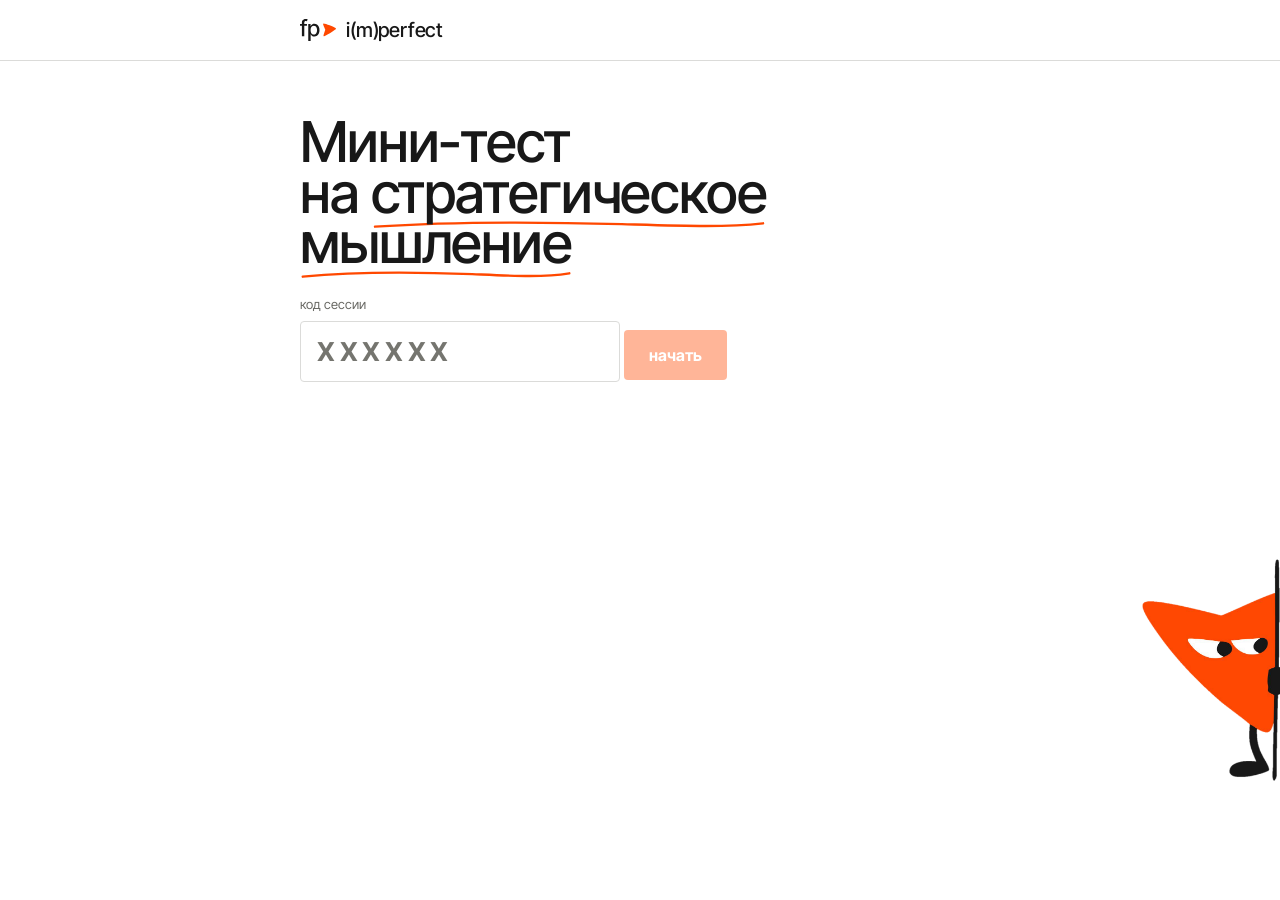
<file: index.html>
<!doctype html>
<html lang="ru">
<head>
<meta charset="utf-8" />
<meta name="viewport" content="width=device-width, initial-scale=1, viewport-fit=cover" />
<script>
/* Тест переехал на test.fproof.tech. Старый адрес ведёт туда же, кроме ссылок
   на результаты (?r=): их, выданные до переезда, по-прежнему открывает Apps Script. */
if (/github\.io$/.test(location.hostname) && !new URLSearchParams(location.search).has('r')) {
  location.replace('https://test.fproof.tech' + location.pathname.replace(/^\/bazovy-test/, '') + location.search);
}
</script>
<title>Мини-тест на стратегическое мышление</title>
<meta name="description" content="Базовый тест: новость о крупной компании, 6 веток комментариев под ней и 3 своих коротких комментария." />

<link rel="preconnect" href="https://fonts.googleapis.com" />
<link rel="preconnect" href="https://fonts.gstatic.com" crossorigin />
<!-- Шрифт грузим не блокируя разбор: media="print" + onload. Тот же приём, что на платформе. -->
<link rel="stylesheet" href="https://fonts.googleapis.com/css2?family=Inter+Tight:wght@400;500;600;700&display=block" />

<link rel="stylesheet" href="css/app.css?v=20261102-1929" />
<link rel="stylesheet" href="css/brand.css?v=20261102-1929" />
</head>
<body>

<header class="hdr">
  <div class="frame hdr-in">
    <span class="logo"><img class="logo-fp" src="assets/fp.svg" alt="fp" /><span class="logo-prod">i(m)perfect</span></span>
    
  </div>
</header>

<!-- прогресс: виден только внутри ситуаций -->
<div class="progress hidden" id="progress">
  <div class="frame progress-in">
    <span class="progress-num" id="progressNum">1 / 6</span>
    <span class="progress-seg" id="progressSeg"></span>
  </div>
</div>

<main>

<!-- 1. вход -->
<section class="frame enter" id="screenEnter">
  <img class="peter" src="assets/peter.png" alt="" aria-hidden="true" />
  <h1 class="hero-h">Мини-тест<br />на <span class="pen">стратегическое мышление</span></h1>

  <form id="enterForm" autocomplete="off">
    <p class="kicker" style="margin-bottom:8px"><label for="codeInput">Код сессии</label></p>
    <input class="code-in" id="codeInput" name="code" maxlength="6" inputmode="latin"
           autocapitalize="characters" spellcheck="false" placeholder="XXXXXX" style="margin-bottom:20px" />
    <button class="btn btn-primary" id="enterBtn" type="submit" disabled>Начать</button>
  </form>

  <p class="err hidden" id="enterErr" role="alert"></p>

  <p class="util hidden" id="againBox" style="margin-top:24px">
    Вы уже проходили тест на этом устройстве — <a href="#" id="againLink">открыть свою карту</a>.
  </p>
</section>

<!-- 2. как отвечать -->
<section class="frame enter hidden" id="screenIntro">
  <img class="peter" src="assets/peter.png" alt="" aria-hidden="true" />
  <h1 class="hero-h">Мини-тест<br />на стратегическое мышление</h1>
  <div class="read">
    <!-- Вводная приходит из файла кейса (одна на все кейсы, правится в спеке). -->
    <div id="introText"></div>
  </div>

  <!-- Только в именной сессии. Обычные прогоны анонимны, поле скрыто. -->
  <div class="hidden" id="nameBox" style="margin:24px 0">
    <p class="kicker" style="margin-bottom:8px"><label for="nameInput">Как вас зовут</label></p>
    <input class="op-field" id="nameInput" maxlength="120" autocomplete="name"
           placeholder="Имя" />
  </div>

  <button class="btn btn-primary" id="introBtn" type="button">Начать</button>
</section>

<!-- 3. новость: карточка, комментарии, при необходимости — свободный вопрос -->
<section class="frame situation hidden" id="screenA">
  <!-- Новость — карточкой, как пост в канале: шапка, заголовок, текст абзацами.
       Коды способностей участнику не показываем: так заданы правила. -->
  <!-- Новость одна на весь кейс. На первой ветке открыта, дальше свёрнута,
       но под рукой: к ней возвращаются, когда спорят о фактах. -->
  <details class="news-fold" id="aNews">
    <summary class="kicker" id="aNewsSum">Новость</summary>
    <article class="news">
      <h2 class="news-title" id="aTitle"></h2>
      <div class="news-body" id="aCase"></div>
    </article>
  </details>

  <p class="kicker news-label" id="aFactor">Ветка комментариев 1 из 6</p>
  <p class="opener read" id="aOpener"></p>

  <!-- Сюда переезжает свой комментарий, если по кейсу он пишется до расстановки. -->
  <div id="aFreeBefore"></div>

  <div id="aRank">
    <h2 class="question read" id="aQuestion"></h2>
    <p class="hint util read" id="aHint">Повторное нажатие снимает номер.</p>
    <ul class="opts" id="aOptions"></ul>
  </div>

  <div id="aFreeAfter"></div>

  <!-- Свободный вопрос живёт на том же экране, что и расстановка: человек
       остаётся в ситуации, которую только что читал, новый кейс не открывается. -->
  <div class="free hidden read" id="aFree">
    <img class="peter-think" src="assets/peter-think.png" alt="" aria-hidden="true" />
    <p class="kicker" id="aFreeKicker">Ваш комментарий</p>
    <p class="question" id="aFreeQ"></p>
    <label class="kicker" for="aFreeText" style="display:block;margin:16px 0 8px">Ваш ответ</label>
    <textarea class="answer answer-short" id="aFreeText" placeholder="Пишите здесь." spellcheck="true"></textarea>
    <div class="count-row">
      <span class="count" id="aFreeCount"><b>0</b> слов</span>
      <span class="util" id="aFreeTarget"></span>
    </div>
  </div>

  <div class="nav-row">
    <button class="btn btn-ghost btn-sm" id="aBack" type="button">Назад</button>
    <button class="btn btn-primary" id="aNext" type="button" disabled>Дальше</button>
    <span class="nav-note" id="aNote">Расставьте все 4</span>
  </div>

  <p class="err hidden" id="aErr" role="alert"></p>
</section>

<!-- 4. ожидание -->
<section class="frame wait hidden" id="screenWait">
  <img class="peter-run" src="assets/peter-run.png" alt="" aria-hidden="true" />
  <p class="kicker">Отправлено</p>
  <h2 class="screen-h">Читаем ваши ответы</h2>
  <p>Оценка ваших ответов обычно занимает около минуты, иногда до двух. Не закрывайте страницу.</p>
  <div class="wait-bar" aria-hidden="true"><span class="wait-fill"></span></div>
  <p class="util" id="waitNote" role="status">Считаем расстановки…</p>
</section>

<!-- заглушка: поток закрыт, удалён или ушёл в архив (через 30 дней) -->
<section class="frame enter hidden" id="screenClosed">
  <img class="peter-heart" src="assets/peter-heart.png" alt="" aria-hidden="true" />
  <h1 class="hero-h">К сожалению, этот тест больше не доступен</h1>
  <p class="lead read" style="margin-top:24px">Поток закрыт или прошло больше 30 дней — тест и результаты по ссылке
    больше не открываются.</p>
  <p class="read">Если хотите пройти тест, напишите <a href="https://t.me/nikolaise" target="_blank" rel="noopener">@nikolaise</a>
    в Телеграме — договоримся.</p>
  <a class="btn btn-primary" href="https://t.me/nikolaise" target="_blank" rel="noopener" style="margin-top:12px">Написать в Телеграм</a>
</section>

<!-- 5. карта участника -->
<section class="frame map hidden" id="screenMap">
  <img class="peter-win" src="assets/peter-win.png" alt="" aria-hidden="true" />
  <p class="kicker">Результат</p>
  <h2 class="screen-h">Ваше стратегическое мышление</h2>

  <!-- Сначала две фразы: где сильны, где нет. Потом картина. Механика оценки —
       под «подробнее»: результат должен читаться взглядом, а не собираться из чисел. -->
  <p class="lead read" id="mapLead"></p>

  <div class="profile" id="mapProfile"></div>

  <div class="gap-line hidden" id="gapLine"></div>

  <!-- Отчёт: по каждому навыку не больше двух коротких строк — что человек
       различает в расстановке и что видно в его собственном ответе. Кухня оценки
       (границы уровней, цитаты) лежит в таблице, участнику она не нужна. -->
  <div class="report read" id="mapReport"></div>

  <p class="disclaimer read" id="mapDisclaimer">Это приблизительная картина. Полная оценка — в ассессменте i(m)perfect.</p>

  <!-- «Как тренировать» — закреплённая страница методолога, текст из спеки. -->
  <div class="train read" id="mapTrain"></div>

  <!-- Ссылка на эту же карту. Без неё карта живёт до закрытия вкладки. -->
  <div class="info read hidden" id="keepBox" style="margin:32px 0 0">
    <p class="kicker" style="margin-bottom:6px">Чтобы вернуться к карте</p>
    <p style="margin:0 0 12px">Сохраните ссылку — по ней карта откроется снова, с любого устройства.
      <span id="keepUntil">Ссылка работает 30 дней.</span></p>
    <p class="util" style="margin:0 0 12px;word-break:break-all" id="keepLink"></p>
    <button class="btn btn-ghost btn-sm" id="keepCopy" type="button">Скопировать ссылку</button>
  </div>

  <div style="margin:32px 0 0">
    <p class="util" id="savedNote">Результат сохранён. Ведущий видит сводку по группе, а некоторые комментарии может показать на экране — без имени.</p>
  </div>
</section>

</main>

<script src="js/config.js?v=20261102-1929"></script>
<script src="js/api.js?v=20261102-1929"></script>
<script src="js/test.js?v=20261102-1929"></script>
</body>
</html>
</file>
<file: css/app.css>
/* Базовый тест «Карта стратегических навыков» — стиль.
   Токены скопированы из платформы «Искра» (imp.v3/css/styles.css, :root) и её
   DESIGN.md. Копия намеренная: проекты живут независимо, ничего не импортируется.
   Литеральных цветов и кеглей вне :root здесь нет и быть не должно. */

:root {
  /* ---- цвет ---- */
  --accent: #ff4800;       /* вермилион — единственный акцент */
  --accent-dim: #e63f00;   /* ховер залитой кнопки */
  --accent-tint: #fff2ec;  /* бледная заливка подсвеченной строки */
  --accent-line: #ffd7c7;
  --accent-ink: #c73500;   /* мелкий текст на --accent-tint: 4.9:1; сам --accent даёт 3.1:1 */

  /* голубая семья: в Искре «вы»/служебное; здесь — акцент внутри теста */
  --jb: #89bbf1;
  --band: #eaf3fb;
  --band-line: #bcd9f2;
  --jb-ink: #2f6bb0;       /* читаемый синий: --jb на бумаге даёт ≈2:1, ниже порога 3:1 */

  --ink: #181818;
  --paper: #ffffff;
  --muted: #6b6e73;
  --muted-soft: #71747a;   /* ≈4.8:1 на белом: текст, плейсхолдеры, хинты */
  --hairline: #e7e7e7;
  --soft: #f5f5f6;

  /* ---- шрифт ---- */
  --ff-display: 'Inter Tight', sans-serif;
  --ff-body: 'Inter Tight', sans-serif;

  /* ---- шкала кегля участника ---- */
  --fs-hero: clamp(34px, 4.4vw, 60px);
  --fs-place: 26px;   /* заголовок экрана */
  --fs-lead: 20px;    /* фраза под заголовком — то, что читают первым */
  --fs-sub: 16px;     /* подзаголовок раздела */
  --fs-read: 16px;    /* всё, что читают: кейс, варианты, поле ответа */
  --fs-dense: 14px;   /* плотные списки, справка */
  --fs-util: 12px;    /* служебное: статусы, записки у кнопок */
  --fs-logo: 18px;

  /* ---- операторская шкала: только host.html ----
     Смешивать со шкалой участника нельзя — в Искре это стоило тридцати кеглей. */
  --fs-op-xl: 20px;
  --fs-op-h: 15px;
  --fs-op: 13px;
  --fs-op-sm: 11px;

  /* ---- метка: один рецепт на всю систему ---- */
  --label-size: 11px;
  --label-weight: 600;
  --label-track: 0.1em;

  /* ---- раскладка ---- */
  --maxw: clamp(1120px, 92vw, 1560px);
  --w-read: 60ch;    /* чтение: кейс, вопросы, варианты */
  --w-form: 880px;   /* письмо: текстареа */
  --frame-pad: clamp(20px, 4vw, 56px);
  --radius: 8px;     /* радиус ОДИН на весь проект */
}

/* Экраны блоков А и Б — вся семья акцента голубая.
   Правило из Искры (body.p-assess): внутри ассессмента вермилиона нет, он остаётся
   на входе и на результатах. Подменяются значения токенов, ни одно правило ниже
   про это не знает. */
body.p-test {
  --accent: #2f6bb0;
  --accent-dim: #24558c;
  --accent-ink: #2f6bb0;
  --accent-tint: #eaf3fb;
  --accent-line: #bcd9f2;
}

/* ---------- база ---------- */

* { box-sizing: border-box; }

html { -webkit-text-size-adjust: 100%; }

body {
  margin: 0;
  font-family: var(--ff-body);
  font-size: var(--fs-read);
  line-height: 1.55;
  color: var(--ink);
  background: var(--paper);
  -webkit-font-smoothing: antialiased;
  text-wrap: pretty;
}

h1, h2, h3 { text-wrap: balance; margin: 0; }
a { color: inherit; }
p { margin: 0 0 1em; }
p:last-child { margin-bottom: 0; }

/* Теней нет нигде: глубина — hairline-линии и бледные тинт-заливки. */
hr { border: 0; border-top: 1px solid var(--hairline); margin: 32px 0; }

:focus-visible { outline: 2px solid var(--ink); outline-offset: 2px; }

/* ---------- рамка: шапка и тело на одной колонке ----------
   Разъедутся — лого перестанет стоять по левому краю контента. Самый частый
   дефект в Искре, повторять не будем. */

/* Боковые поля — ТОЛЬКО длинной записью. Классы экранов задают вертикальные
   отступы своей сокращённой записью, и «padding: 28px 0 40px» затирал бы
   боковые в ноль: на широком экране незаметно, на телефоне текст в край.
   env() — под вырез и скруглённые углы: в <meta> стоит viewport-fit=cover. */
.frame {
  max-width: var(--maxw);
  margin: 0 auto;
  padding-left: max(var(--frame-pad), env(safe-area-inset-left));
  padding-right: max(var(--frame-pad), env(safe-area-inset-right));
}

.read { max-width: var(--w-read); }
.form-w { max-width: var(--w-form); }

/* ---------- шапка ---------- */

.hdr {
  border-bottom: 1px solid var(--hairline);
  background: var(--paper);
  position: sticky;
  top: 0;
  z-index: 10;
}

.hdr-in {
  display: flex;
  align-items: center;
  justify-content: space-between;
  gap: 16px;
  padding-top: 14px;
  padding-bottom: 14px;
}

.logo {
  font-weight: 700;
  font-size: var(--fs-logo);
  letter-spacing: -0.01em;
  text-decoration: none;
  color: var(--ink);
  display: inline-flex;
  align-items: baseline;
  gap: 4px;
  white-space: nowrap;
}

.logo-arrow { color: var(--accent); }

.logo-prod {
  margin-left: 3px;
  font-weight: 600;
  color: var(--muted-soft);
}

/* ---------- метка / kicker ---------- */

.kicker {
  font-size: var(--label-size);
  font-weight: var(--label-weight);
  letter-spacing: var(--label-track);
  text-transform: uppercase;
  color: var(--muted-soft);
  margin: 0 0 10px;
}

.kicker-inline { margin: 0; }

/* ---------- типографика экранов ---------- */

.hero-h {
  font-family: var(--ff-display);
  font-weight: 700;
  font-size: var(--fs-hero);
  line-height: 1.02;
  letter-spacing: -0.01em;
  text-transform: uppercase;
}

.hero-h em { font-style: normal; color: var(--accent); }

.screen-h {
  font-weight: 700;
  font-size: var(--fs-place);
  line-height: 1.15;
  margin: 0 0 12px;
}

.lead {
  font-size: var(--fs-lead);
  color: var(--ink);
  margin: 0 0 24px;
}

.sub {
  font-size: var(--fs-sub);
  font-weight: 700;
  margin: 0 0 12px;
}

.muted { color: var(--muted); }
.util { font-size: var(--fs-util); color: var(--muted-soft); }
.dense { font-size: var(--fs-dense); }

/* ---------- кнопки ---------- */

.btn {
  display: inline-flex;
  align-items: center;
  justify-content: center;
  gap: 10px;
  font-family: var(--ff-body);
  font-weight: 700;
  font-size: var(--fs-read);
  padding: 14px 24px;
  border-radius: var(--radius);
  border: 1px solid transparent;
  cursor: pointer;
  text-decoration: none;
  transition: background 0.14s ease, border-color 0.14s ease, color 0.14s ease;
  white-space: nowrap;
}

.btn-primary { background: var(--accent); color: var(--paper); }
.btn-primary:hover { background: var(--accent-dim); }

.btn-ghost { background: transparent; color: var(--ink); border-color: var(--hairline); }
.btn-ghost:hover { border-color: var(--ink); }

.btn-block { width: 100%; }
.btn-sm { padding: 11px 20px; font-size: var(--fs-dense); }

.btn[disabled] {
  opacity: 0.4;
  cursor: not-allowed;
  pointer-events: none;
}

/* ---------- карточка ---------- */

.card {
  border: 1px solid var(--hairline);
  border-radius: var(--radius);
  padding: 16px;
  background: var(--paper);
}

.info {
  background: var(--soft);
  border-radius: var(--radius);
  padding: 16px;
}

/* ---------- тег ---------- */

.tag {
  display: inline-block;
  font-size: var(--fs-util);
  font-weight: 700;
  text-transform: uppercase;
  letter-spacing: 0.05em;
  padding: 4px 9px;
  border-radius: 999px;
  border: 1px solid var(--hairline);
  color: var(--muted-soft);
  background: var(--paper);
  white-space: nowrap;
}

.tag-strong { background: var(--accent); border-color: var(--accent); color: var(--paper); }
.tag-soft { background: var(--accent-tint); border-color: var(--accent-line); color: var(--accent-ink); }

/* ---------- прогресс: сегментный, трек серый, заливка акцентом ---------- */

.progress {
  position: sticky;
  top: 57px;
  z-index: 9;
  background: var(--paper);
  border-bottom: 1px solid var(--hairline);
  padding: 12px 0;
}

.progress-in {
  display: flex;
  align-items: center;
  gap: 12px;
}

.progress-seg {
  display: flex;
  gap: 4px;
  flex: 1;
  min-width: 0;
}

.seg {
  height: 4px;
  flex: 1;
  background: var(--hairline);
  border-radius: 2px;
}

.seg.is-done { background: var(--accent); }
.seg.is-now { background: var(--accent); opacity: 0.45; }

.progress-num {
  font-size: var(--label-size);
  font-weight: var(--label-weight);
  letter-spacing: var(--label-track);
  text-transform: uppercase;
  color: var(--muted-soft);
  white-space: nowrap;
}

/* ---------- блок А: расстановка тапами ---------- */

.situation { padding-top: 28px; padding-bottom: 40px; }

/* ---------- карточка новости ----------
   Новость подаётся как пост в канале: рамка-hairline, шапка с номером,
   заголовок, текст абзацами. Теней нет, радиус общий — как везде в проекте. */

.news {
  max-width: var(--w-read);
  border: 1px solid var(--hairline);
  border-radius: var(--radius);
  background: var(--paper);
  padding: 16px 18px 18px;
  margin: 0 0 28px;
}

.news-num {
  margin: 0 0 10px;
  padding-bottom: 10px;
  border-bottom: 1px solid var(--hairline);
}

.news-title {
  font-size: var(--fs-sub);
  font-weight: 700;
  line-height: 1.3;
  margin: 0 0 12px;
}

.news-body {
  font-size: var(--fs-read);
  color: var(--ink);
}

.news-body p { margin: 0 0 12px; }
.news-body p:last-child { margin-bottom: 0; }

/* Новость одна на кейс: на первой ветке открыта, дальше свёрнута в строку. */
.news-fold { max-width: var(--w-read); margin: 0 0 28px; }
.news-fold > summary {
  cursor: pointer; width: fit-content; margin: 0 0 10px;
  color: var(--muted); list-style-position: inside;
}
.news-fold > summary:hover { color: var(--ink); }
.news-fold .news { margin: 0; }

/* Реплика, которая открывает ветку, — как первый комментарий под постом. */
.opener {
  margin: 0 0 20px; padding: 12px 14px;
  background: var(--soft); border-radius: var(--radius);
  font-size: var(--fs-read); line-height: 1.5;
}

/* Подпись над списком комментариев — как «комментарии» под постом. */
.news-label { margin: 0 0 12px; }

.case {
  font-size: var(--fs-read);
  color: var(--ink);
  margin: 0 0 20px;
}

.question {
  font-size: var(--fs-sub);
  font-weight: 700;
  margin: 0 0 8px;
}

.hint { margin: 0 0 20px; }

.opts {
  list-style: none;
  margin: 0 0 28px;
  padding: 0;
  display: flex;
  flex-direction: column;
  gap: 10px;
  max-width: var(--w-read);
}

/* Плитка-вариант. Кнопка, а не div: нужны фокус, Enter/Space и роль для скринридера. */
.opt {
  display: flex;
  align-items: flex-start;
  gap: 12px;
  width: 100%;
  text-align: left;
  font: inherit;
  color: inherit;
  background: var(--paper);
  border: 1px solid var(--hairline);
  border-radius: var(--radius);
  padding: 14px 16px;
  cursor: pointer;
  transition: border-color 0.14s ease, background 0.14s ease;
  /* убирает подсветку-вспышку при тапе на телефоне */
  -webkit-tap-highlight-color: transparent;
}

.opt:hover { border-color: var(--muted-soft); }

.opt.is-ranked {
  background: var(--accent-tint);
  border-color: var(--accent-line);
}

/* Ранг. Пустой — контур, поставленный — заливка: форма различает состояния,
   если цвет не прочитался. */
.opt-rank {
  flex: 0 0 auto;
  width: 28px;
  height: 28px;
  border-radius: 999px;
  border: 1px solid var(--hairline);
  display: flex;
  align-items: center;
  justify-content: center;
  font-size: var(--fs-dense);
  font-weight: 700;
  color: var(--muted-soft);
  background: var(--paper);
}

.opt.is-ranked .opt-rank {
  background: var(--accent);
  border-color: var(--accent);
  color: var(--paper);
}

.opt-text { flex: 1; min-width: 0; }

.opt-note {
  display: block;
  margin-top: 4px;
  font-size: var(--fs-util);
  color: var(--accent-ink);
}

.nav-row {
  display: flex;
  align-items: center;
  gap: 16px;
  flex-wrap: wrap;
  max-width: var(--w-read);
}

.nav-note { font-size: var(--fs-util); color: var(--muted-soft); }

/* ---------- свободный ответ ----------
   Живёт внутри экрана ситуации, ниже реплик: человек отвечает, не уходя
   из кейса, который только что прочитал. */

/* Отбивка от реплик: понятно, что это уже другой род работы. */
.free {
  border-top: 1px solid var(--hairline);
  padding-top: 24px;
  margin: 0 0 4px;
  max-width: var(--w-form);
}


.answer {
  width: 100%;
  max-width: var(--w-form);
  min-height: 320px;
  font-family: var(--ff-body);
  font-size: var(--fs-read);
  line-height: 1.55;
  color: var(--ink);
  background: var(--paper);
  border: 1px solid var(--hairline);
  border-radius: var(--radius);
  padding: 16px;
  resize: vertical;
}

/* Ответ на 3 предложения: высокое поле просило бы написать больше,
   чем спрашивают. */
.answer-short { min-height: 150px; }

.answer:focus { border-color: var(--muted-soft); }
.answer::placeholder { color: var(--muted-soft); }

.count-row {
  display: flex;
  align-items: center;
  gap: 16px;
  flex-wrap: wrap;
  max-width: var(--w-form);
  margin: 10px 0 24px;
}

.count { font-size: var(--fs-util); color: var(--muted-soft); }
.count b { color: var(--ink); font-weight: 700; }
.count.is-ok b { color: var(--accent-ink); }

/* ---------- вход ---------- */

.enter { padding-top: 48px; padding-bottom: 64px; }

.code-in {
  font-family: var(--ff-body);
  font-size: var(--fs-place);
  font-weight: 700;
  letter-spacing: 0.18em;
  text-transform: uppercase;
  width: 100%;
  max-width: 320px;
  padding: 14px 16px;
  border: 1px solid var(--hairline);
  border-radius: var(--radius);
  background: var(--paper);
  color: var(--ink);
}

.code-in::placeholder { letter-spacing: 0.18em; color: var(--muted-soft); }

.err {
  color: var(--accent-ink);
  background: var(--accent-tint);
  border: 1px solid var(--accent-line);
  border-radius: var(--radius);
  padding: 12px 14px;
  font-size: var(--fs-dense);
  margin: 16px 0 0;
  max-width: var(--w-read);
}

/* ---------- ожидание ---------- */

.wait {
  padding-top: 80px;
  padding-bottom: 80px;
  max-width: var(--w-read);
}

.wait-bar {
  height: 4px;
  background: var(--hairline);
  border-radius: 2px;
  overflow: hidden;
  margin: 24px 0 12px;
}

.wait-fill {
  height: 100%;
  width: 30%;
  background: var(--accent);
  border-radius: 2px;
  animation: slide 1.6s ease-in-out infinite;
}

@keyframes slide {
  0% { margin-left: -30%; }
  100% { margin-left: 100%; }
}

@media (prefers-reduced-motion: reduce) {
  .wait-fill { animation: none; width: 100%; opacity: 0.5; }
}

/* ---------- карта участника ---------- */

.map { padding-top: 32px; padding-bottom: 64px; }

.skill {
  border-top: 1px solid var(--hairline);
  padding: 20px 0;
}

.skill:last-of-type { border-bottom: 1px solid var(--hairline); }

.skill-top {
  display: flex;
  align-items: baseline;
  justify-content: space-between;
  gap: 12px;
  flex-wrap: wrap;
}

.skill-name { font-size: var(--fs-sub); font-weight: 700; }
.skill-score { font-size: var(--fs-dense); color: var(--muted-soft); white-space: nowrap; }

/* Зона. Заливкой, не полосой слева: полоса сбоку ничего не сообщает сверх фона. */
.zone {
  display: inline-block;
  margin-top: 8px;
  font-size: var(--fs-dense);
  font-weight: 700;
  padding: 4px 10px;
  border-radius: var(--radius);
  background: var(--soft);
  color: var(--muted);
}

.zone-3 { background: var(--accent-tint); color: var(--accent-ink); }

.skill-b {
  margin-top: 10px;
  font-size: var(--fs-dense);
  color: var(--muted);
}

.skill-b b { color: var(--ink); }

/* Лестница уровней блока Б: точки, залитые до текущего. */
.lvl {
  display: inline-flex;
  gap: 4px;
  vertical-align: middle;
  margin: 0 8px 0 0;
}

.lvl i {
  width: 8px;
  height: 8px;
  border-radius: 999px;
  border: 1px solid var(--muted-soft);
  background: var(--paper);
}

.lvl i.on { background: var(--accent); border-color: var(--accent); }

/* Отчёт на карте: имя навыка и до двух строк с короткой меткой слева. */
.report { margin: 32px 0 0; }
.report .skill { padding: 16px 0; }
.rep-line { margin: 10px 0 0; font-size: var(--fs-read); line-height: 1.5; }
.rep-tag {
  display: block; margin-bottom: 2px;
  font-size: var(--fs-util); font-weight: 600; letter-spacing: 0.06em;
  text-transform: uppercase; color: var(--muted-soft);
}
.rep-line.is-open { color: var(--muted); }
.rep-part { margin: 6px 0 0; }
.rep-part b { font-weight: 600; font-size: var(--fs-dense); color: var(--muted); }

.disclaimer {
  margin: 24px 0 0; font-size: var(--fs-dense); color: var(--muted);
}

/* «О чём этот навык» — свёрнутая подпись под названием навыка. */
.rep-about { margin: 6px 0 0; font-size: var(--fs-dense); color: var(--muted); }
.rep-about summary { cursor: pointer; color: var(--muted-soft); width: fit-content; }
.rep-about summary:hover { color: var(--ink); }
.rep-about p { margin: 8px 0 0; line-height: 1.5; }
.rep-about b { color: var(--ink); font-weight: 600; }

.train { margin: 24px 0 0; font-size: var(--fs-dense); color: var(--muted); }
.train .kicker { margin: 0 0 8px; }
.train ul { margin: 0 0 8px; padding-left: 18px; }
.train li { margin: 6px 0; line-height: 1.5; }
.train b { color: var(--ink); font-weight: 600; }

.gap-line {
  margin: 24px 0 0;
  padding: 16px;
  background: var(--accent-tint);
  border: 1px solid var(--accent-line);
  border-radius: var(--radius);
  max-width: var(--w-read);
}

.gap-line b { color: var(--accent-ink); }

.judge-fail {
  border: 1px solid var(--hairline);
  background: var(--soft);
  border-radius: var(--radius);
  padding: 16px;
  max-width: var(--w-read);
  font-size: var(--fs-dense);
}

/* ---------- host: комментарии группы ---------- */

.quotes-skill { margin: 16px 0 0; }
.quotes-skill > summary { cursor: pointer; font-weight: 600; }
.quotes { list-style: none; margin: 10px 0 0; padding: 0; }
.quotes li { margin: 0 0 8px; }
.quote-item {
  display: block; width: 100%; text-align: left; cursor: pointer;
  border: 1px solid var(--hairline); border-radius: var(--radius);
  background: var(--paper); padding: 12px 14px; font: inherit; color: var(--ink);
}
.quote-item:hover { border-color: var(--muted-soft); }
.quote-lvl, .quote-tag {
  display: inline-block; margin: 0 8px 6px 0; font-size: var(--fs-util);
  color: var(--muted); background: var(--soft); border-radius: var(--radius); padding: 2px 8px;
}
.quote-tag { color: var(--accent-ink); background: var(--accent-tint); }
.quote-text { display: block; line-height: 1.5; }

.quote-full {
  position: fixed; inset: 0; z-index: 50; background: var(--paper);
  display: flex; flex-direction: column; justify-content: center; align-items: flex-start;
  padding: 8vh 8vw; gap: 24px; overflow: auto;
}
.quote-full.hidden { display: none; }
.quote-full-text { font-size: clamp(22px, 3.4vw, 44px); line-height: 1.35; max-width: 32ch; margin: 0; }

/* ---------- host: операторская шкала ---------- */

.op { font-size: var(--fs-op); }

.op-h {
  font-size: var(--fs-op-xl);
  font-weight: 700;
  margin: 0 0 16px;
}

.op-field {
  font-family: var(--ff-body);
  font-size: var(--fs-op-h);
  padding: 10px 12px;
  border: 1px solid var(--hairline);
  border-radius: var(--radius);
  background: var(--paper);
  color: var(--ink);
  width: 100%;
  max-width: 420px;
}

.op-label {
  display: block;
  font-size: var(--label-size);
  font-weight: var(--label-weight);
  letter-spacing: var(--label-track);
  text-transform: uppercase;
  color: var(--muted-soft);
  margin: 0 0 6px;
}

.op-row { margin: 0 0 16px; }

.code-big {
  font-family: var(--ff-display);
  font-weight: 700;
  font-size: clamp(38px, 9vw, 64px);
  letter-spacing: 0.1em;
  line-height: 1.05;
  color: var(--ink);
}

.qr-box {
  border: 1px solid var(--hairline);
  border-radius: var(--radius);
  padding: 16px;
  background: var(--paper);
  display: inline-block;
  line-height: 0;
}

.qr-box img, .qr-box canvas { display: block; width: 220px; height: 220px; }

.op-table {
  width: 100%;
  border-collapse: collapse;
  font-size: var(--fs-op);
}

.op-table th {
  text-align: left;
  font-size: var(--fs-op-sm);
  font-weight: var(--label-weight);
  letter-spacing: var(--label-track);
  text-transform: uppercase;
  color: var(--muted-soft);
  padding: 8px 12px 8px 0;
  border-bottom: 1px solid var(--hairline);
  white-space: nowrap;
}

.op-table td {
  padding: 10px 12px 10px 0;
  border-bottom: 1px solid var(--hairline);
  vertical-align: middle;
}

.op-table tr:last-child td { border-bottom: 0; }

/* Распределение: полоса из долей. Трек серый, доли — тинт → акцент. */
.dist {
  display: flex;
  height: 10px;
  border-radius: 2px;
  overflow: hidden;
  background: var(--hairline);
  min-width: 120px;
}

.dist i { display: block; height: 100%; }
.dist i.z1 { background: var(--hairline); }
.dist i.z2 { background: var(--accent-line); }
.dist i.z3 { background: var(--accent); }

.legend {
  display: flex;
  gap: 16px;
  flex-wrap: wrap;
  font-size: var(--fs-op-sm);
  color: var(--muted-soft);
  margin: 12px 0 0;
}

.legend span { display: inline-flex; align-items: center; gap: 6px; }
.legend i { width: 10px; height: 10px; border-radius: 2px; display: inline-block; }

.stat-row {
  display: flex;
  gap: 32px;
  flex-wrap: wrap;
  margin: 0 0 28px;
}

.stat b {
  display: block;
  font-size: clamp(30px, 4vw, 44px);
  font-weight: 700;
  line-height: 1.1;
}

.stat span {
  font-size: var(--label-size);
  font-weight: var(--label-weight);
  letter-spacing: var(--label-track);
  text-transform: uppercase;
  color: var(--muted-soft);
}

/* ---------- сетка ---------- */

.cols { display: grid; gap: 32px; }

@media (min-width: 900px) {
  .cols-2 { grid-template-columns: minmax(0, 1fr) minmax(0, 1fr); }
  .cols-side { grid-template-columns: minmax(0, 320px) minmax(0, 1fr); }
}

/* ---------- мобильный ---------- */

@media (max-width: 600px) {
  .hdr-in { padding-top: 12px; padding-bottom: 12px; }
  .logo { font-size: var(--fs-read); }
  .progress { top: 51px; }
  .situation { padding-top: 20px; padding-bottom: 32px; }
  .news { padding: 14px 14px 16px; }
  .opt { padding: 13px 14px; }
  .btn { width: 100%; }
  .nav-row .btn { width: auto; flex: 1; }
  .op-table { font-size: var(--fs-op-sm); }
}

/* Узкая колонка на телефоне: таблица агрегата прокручивается, а не ломается. */
.scroll-x { overflow-x: auto; -webkit-overflow-scrolling: touch; }

/* ---------- профиль: одна общая шкала на все пять навыков ----------
   Одна картина, одна шкала, по одной полосе на навык. Ни чисел, ни названий
   ступеней: тест пятнадцатиминутный, картина приблизительная, и точность,
   которой нет, изображать не надо. Разные шкалы блока А и уровни записки
   сведены в одно положение — см. combined() в js/test.js. */

.profile { margin: 24px 0 0; max-width: var(--w-form); }

.prow {
  position: relative;
  display: grid;
  grid-template-columns: 1fr;
  gap: 6px;
  padding: 14px 0 22px;   /* снизу место под приписку — у всех строк одинаково */
  align-items: center;
}

.prow + .prow { border-top: 1px solid var(--hairline); }

.prow-head { display: flex; justify-content: space-between; align-items: baseline; gap: 12px; }
.prow-name { font-size: var(--fs-read); font-weight: 700; }
.prow-score { font-size: var(--fs-util); color: var(--muted); white-space: nowrap; }
.prow-score b { font-size: var(--fs-read); color: var(--ink); }

/* Трек серый, заливка акцентом — словарь платформы. Длина и есть весь ответ. */
.ptrack {
  height: 10px;
  background: var(--hairline);
  border-radius: 2px;
  overflow: hidden;
}

.ptrack i {
  display: block;
  height: 100%;
  background: var(--accent);
  border-radius: 2px;
}

/* Приписка появляется только там, где свой ответ отстаёт от расстановки.
   Стоит в нижнем отступе строки: с ней и без неё строки одной высоты. */
.prow-lag {
  position: absolute;
  left: 0;
  bottom: 4px;
  font-size: 12px;
  line-height: 1.2;
  color: var(--muted);
}

@media (min-width: 700px) {
  .prow { grid-template-columns: 300px minmax(160px, 1fr); gap: 20px; }
  .prow-lag { left: 320px; }
}

.scale-note {
  font-size: var(--fs-util);
  color: var(--muted-soft);
  margin: 14px 0 0;
  max-width: var(--w-read);
}

/* ---------- подробности: механика оценки, свёрнутая по умолчанию ---------- */

.details {
  margin: 32px 0 0;
  border-top: 1px solid var(--hairline);
  padding-top: 16px;
}

.details > summary {
  cursor: pointer;
  font-size: var(--fs-dense);
  font-weight: 700;
  color: var(--muted);
  list-style: none;
  display: inline-flex;
  align-items: center;
  gap: 8px;
}

.details > summary::-webkit-details-marker { display: none; }
.details > summary::after { content: '▾'; font-size: 10px; }
.details[open] > summary::after { content: '▴'; }
.details > summary:hover { color: var(--ink); }
.details-body { margin-top: 16px; }

.hidden { display: none !important; }

/* Свой комментарий «до расстановки»: отступ до комментариев ветки. */
#aFreeBefore .free { margin-bottom: 32px; padding-bottom: 24px; border-bottom: 1px solid var(--hairline); }
</file>
<file: css/brand.css>
/* Оформление по брендбуку FP (INSAIM, 2026), поверх app.css.
   Ссылки на страницы брендбука — в квадратных скобках. */

:root {
  --col: 680px;
  /* палитра брендбука [24] */
  --black: #181818; --gray1: #a6a69f; --gray2: #cacac5; --gray3: #dbdbd9; --gray4: #ededec; --gray5: #f6f6f5;
  --blue700: #548fd2; --blue500: #89bbf1; --blue300: #b2d4f7;
  --verm: #ff4800; --verm600: #e63f00;
  --ink: var(--black);
  --accent: var(--verm); --accent-dim: var(--verm600);
  --accent-ink: #c73500;
  --hairline: var(--gray3);
  --soft: var(--gray5);
  --muted: #6b6b66;          /* серый текста: gray1 на белом слишком бледен для чтения */
  --muted-soft: #75756f;
  --radius: 4px;
  /* шкала 1.25, не больше трёх размеров на экране [29, 34] */
  --t-body: 16px; --t-sub: 20px; --t-head: 31px; --t-small: 13px;
}

/* одна колонка по центру, внутри — всё влево [27] */
.frame { max-width: calc(var(--col) + 2 * var(--frame-pad)); }
.read, .news, .news-fold, .opener, .opts, .question, .hint, .nav-row, .free,
.answer, #mapProfile, .report, .gap-line, .disclaimer, .train, .judge-fail,
#introText, .info { max-width: none !important; }
html, body { overflow-x: clip; }

/* Начертания [26]: заголовки Medium, текст Regular. Интерлиньяж сайта [28]:
   заголовки 90%, текст 115–120%. */
body { line-height: 1.2; }
h1, h2, h3, .screen-h, .question, .skill-name, .news-title, .prow-name, b, strong {
  font-weight: 500 !important;
}
.screen-h, .news-title { line-height: 0.95; }
.screen-h { font-size: var(--t-head); }
.lead, .news-title, .skill-name { font-size: var(--t-sub); }
/* задание — размером основного текста, отличается только начертанием Medium */
.question { font-size: var(--t-body); text-wrap: wrap; }
.news-body, .opt-text, .rep-part, .opener, .lead, .answer, p { line-height: 1.2; }
.news-body p, .rep-part { margin-bottom: 10px; }

/* Только строчные [30, 33]: метки, заголовки, кнопки. Наборный текст — как есть. */
.kicker, .rep-tag, .tag, .screen-h, .btn, .progress-num, #hdrLabel, .nav-note, .opt-note, .news-fold > summary {
  text-transform: lowercase !important; letter-spacing: 0 !important;
}
.kicker, .rep-tag, .news-fold > summary { font-size: var(--t-small); font-weight: 400; color: var(--muted); }

/* Нельзя выделять отдельные слова цветом или жирностью [30] */
.gap-line b, .train b { font-weight: 400 !important; color: inherit !important; }
/* в «Из чего состоит навык» название части — номером и весом 500: так читается как составляющая */
.rep-about b { font-weight: 500 !important; color: var(--ink) !important; }

/* Вермилион — CTA и ключевые смыслы [23]; голубой — второстепенные кнопки,
   интерфейсные блоки, фоновые акценты [23]. */
.btn-ghost { background: var(--blue500); border-color: var(--blue500); color: var(--black); }
.btn-ghost:hover { background: var(--blue700); border-color: var(--blue700); color: var(--black); }
.seg.is-done { background: var(--blue700); }
.seg.is-now { background: var(--blue500); opacity: 1; }
.opener { background: var(--blue300); }                 /* интерфейсный блок: реплика ветки */
.info { background: var(--gray5); }
.gap-line { background: none; border: 0; border-left: 3px solid var(--verm); border-radius: 0; padding: 2px 0 2px 16px; }
.gap-line .kicker { margin: 0 0 6px; color: var(--accent-ink); }
.gap-line p:last-child { margin: 0; }

/* Голубой текстовыделитель — для меток-тегов [33] */
.tag { display: inline; background: var(--blue300); color: var(--black); padding: 0 3px;
       font-size: var(--t-small); font-weight: 400; text-transform: lowercase; }
.tag-strong { background: var(--blue300); }

/* Расставленный комментарий — тихо, только залитый номер */
.opt.is-ranked { background: var(--paper); border-color: var(--hairline); }

/* Паттерн [34]: голубые прямоугольники по сетке, слегка перекрывают заголовок */
.pattern { position: relative; }
.pattern i { position: absolute; display: block; height: 14px; background: var(--blue500); z-index: 0; }
.pattern > *:not(i) { position: relative; z-index: 1; }

/* ---- обводка «ручкой» [33]: овал вермилионом, прорисовывается ---- */
.oval { position: absolute; left: -7%; top: -24%; width: 114%; height: 148%;
        pointer-events: none; overflow: visible; z-index: 2; }
.oval path { fill: none; stroke: var(--verm); stroke-width: 2.2; stroke-linecap: round;
             vector-effect: non-scaling-stroke;
             stroke-dasharray: 1200; stroke-dashoffset: 1200; animation: oval-draw .45s ease forwards; }
@keyframes oval-draw { to { stroke-dashoffset: 0; } }
@media (prefers-reduced-motion: reduce) { .oval path { animation: none; stroke-dashoffset: 0; } }
.opt { position: relative; }
.opt.is-current { border-color: transparent; }
.opt:focus:not(:focus-visible) { outline: none; }
.circled { position: relative; display: inline-block; white-space: nowrap; }
.circled-block { position: relative; }



/* Питер Фьючерс [39–44]: инструмент усиления, а не центр композиции.
   По одной позе на этап: выглядывает на входе и во вводной, думает над своим
   комментарием, бежит, пока судья читает, радуется на карте. Текст не закрывает. */
.peter {
  position: fixed; right: -18px; bottom: 12vh; width: 170px; height: auto;
  pointer-events: none; user-select: none; z-index: 0;
  animation: peter-peek 0.9s cubic-bezier(.2,.8,.2,1) 0.6s both;
}
.frame > :not(.peter):not(.peter-win) { position: relative; z-index: 1; }
@keyframes peter-peek { from { transform: translateX(110%); } to { transform: none; } }
@media (max-width: 760px) {
  /* на телефоне колонка во всю ширину: Питер меньше и прижат к низу, под кнопкой */
  .peter { width: 100px; right: -10px; bottom: 12px; }
}
.peter-think { float: right; width: 60px; height: auto; margin: -6px 0 8px 16px; pointer-events: none; }
.peter-run { display: block; width: 150px; height: auto; margin: 0 0 20px; pointer-events: none;
  animation: peter-run 0.45s ease-in-out infinite alternate; }
@keyframes peter-run { from { transform: translateY(0); } to { transform: translateY(-5px); } }
.peter-win { float: right; width: 110px; height: auto; margin: 0 0 12px 16px; pointer-events: none;
  animation: peter-peek 0.9s cubic-bezier(.2,.8,.2,1) 0.3s both; }
.peter-heart { display: block; width: 130px; height: auto; margin: 0 0 24px; pointer-events: none;
  animation: peter-peek 0.9s cubic-bezier(.2,.8,.2,1) 0.2s both; }
@media (max-width: 560px) {
  /* во вводной на телефоне текста много: Питер не у низа окна, а у короткой
     первой строки заголовка, чтобы не наезжать на кнопку */
  #screenIntro { position: relative; }
  #screenIntro .peter { position: absolute; top: 8px; right: 4px; bottom: auto; width: 60px; }
  .step-h { font-size: 18px; }
  .peter-think { width: 48px; }
  .peter-win { width: 80px; }
}
@media (prefers-reduced-motion: reduce) { .peter, .peter-run, .peter-win, .peter-heart { animation: none; } }

/* Заголовок входа: без капса и без выделения слова цветом [30]. */
.hero-h { text-transform: none; font-weight: 500; line-height: 0.9; letter-spacing: -0.02em; }
.hero-h em { color: inherit; }

/* Шапка по системе продуктов [18]: сокращённый логотип fp + название продукта
   строчными, Inter Tight. Логотип — официальный файл, не перерисовка. */
.logo { align-items: center; gap: 10px; font-weight: 500; }
.logo-fp { height: 22px; width: auto; display: block; }
.logo-prod { margin-left: 0; color: var(--ink); font-weight: 500; font-size: 20px; letter-spacing: -0.01em; }
.hdr-in { padding-top: 18px; padding-bottom: 18px; }

/* Реплика ветки — в овале «ручкой»: это главный смысл экрана */
.opener { background: none !important; border: 0 !important; padding: 0 !important; margin: 8px 0 40px !important; }
.opener .tag { display: inline-block; margin-bottom: 14px; }
.opener-q { position: relative; display: block; width: fit-content; max-width: 100%; box-sizing: border-box; padding: 30px 9%; font-weight: 500; }
.opener-q .oval { left: 0; width: 100%; top: 0; height: 100%; }

/* Воздух [08]: «чистое пространство». Интерлиньяж остаётся по брендбуку [28],
   больше расстояния между блоками и внутри карточек. */
main > .frame { padding-top: 56px; padding-bottom: 72px; }
main .kicker { margin-bottom: 14px; }
.screen-h, .hero-h { margin-bottom: 28px; }
.news { padding: 28px 28px 20px; margin-bottom: 48px; }
.news-body p { margin-bottom: 16px; }
.question { margin-bottom: 8px; }
.hint { margin-bottom: 28px; }
.opts { gap: 16px; margin-bottom: 48px; }
.opt { padding: 22px 24px; }
.read p, #introText p { margin-bottom: 16px; }
.report > * + * { margin-top: 32px; }
@media (max-width: 560px) {
  main > .frame { padding-top: 36px; padding-bottom: 56px; }
  .news { padding: 20px 18px 12px; }
  .opener-q { padding: 32px 12%; }
  .opt { padding: 18px 16px; }
  .logo-fp { height: 18px; }
  .logo-prod { font-size: 17px; }
}

/* Подчёркивание «ручкой» [33, 32]: штрих вермилионом под ключевыми словами.
   Каждая строка переноса получает свой штрих; прорисовывается слева направо. */
.pen {
  background-image: url("data:image/svg+xml,%3Csvg xmlns='http://www.w3.org/2000/svg' viewBox='0 0 300 14' preserveAspectRatio='none'%3E%3Cpath d='M3,9 C50,4 120,3 190,6 C235,8 268,10 297,5' fill='none' stroke='%23ff4800' stroke-width='2.4' stroke-linecap='round' vector-effect='non-scaling-stroke'/%3E%3C/svg%3E");
  background-repeat: no-repeat; background-position: 0 100%; background-size: 100% 0.32em;
  -webkit-box-decoration-break: clone; box-decoration-break: clone;
  padding-bottom: 0.14em;
  animation: pen-draw .6s ease .3s both;
}
.hero-h .pen { background-size: 100% 0.22em; padding-bottom: 0.08em; }
@keyframes pen-draw { from { background-size: 0 0.32em; } }
.hero-h .pen { animation-name: pen-draw-hero; }
@keyframes pen-draw-hero { from { background-size: 0 0.22em; } }
@media (prefers-reduced-motion: reduce) { .pen { animation: none; } }

/* «Как та же мысль звучала бы сильнее»: своя фраза серым, сильная — с ручным подчёркиванием */
.stronger { display: block; }
.stronger-line { display: block; margin-top: 6px; }
.stronger-k { color: var(--muted); }
.stronger-line:first-child { color: var(--muted); }
.stronger-line.is-strong { font-weight: 500; }

/* Вводная: шаги крупными номерами 01 · 02 · 03 (брендбук, макеты со списком «01 …»),
   рядом заголовок шага и пояснение под ним. */
.steps { list-style: none; margin: 24px 0 28px; padding: 0; display: grid; gap: 18px; }
.steps li { display: grid; grid-template-columns: 64px 1fr; align-items: start; gap: 12px; }
.step-n { font-size: 48px; font-weight: 500; line-height: 0.85; color: var(--blue700); letter-spacing: -0.02em; }
.step-t { line-height: 1.25; }
.step-h { display: block; font-weight: 500; font-size: var(--t-sub); line-height: 1.15; }
.step-d { display: block; margin-top: 4px; color: var(--muted); }
.intro-note { margin-top: 20px !important; }
#screenIntro .lead { margin-bottom: 8px !important; }
@media (max-width: 560px) {
  .steps li { grid-template-columns: 52px 1fr; }
  .step-n { font-size: 40px; }
}
</file>
